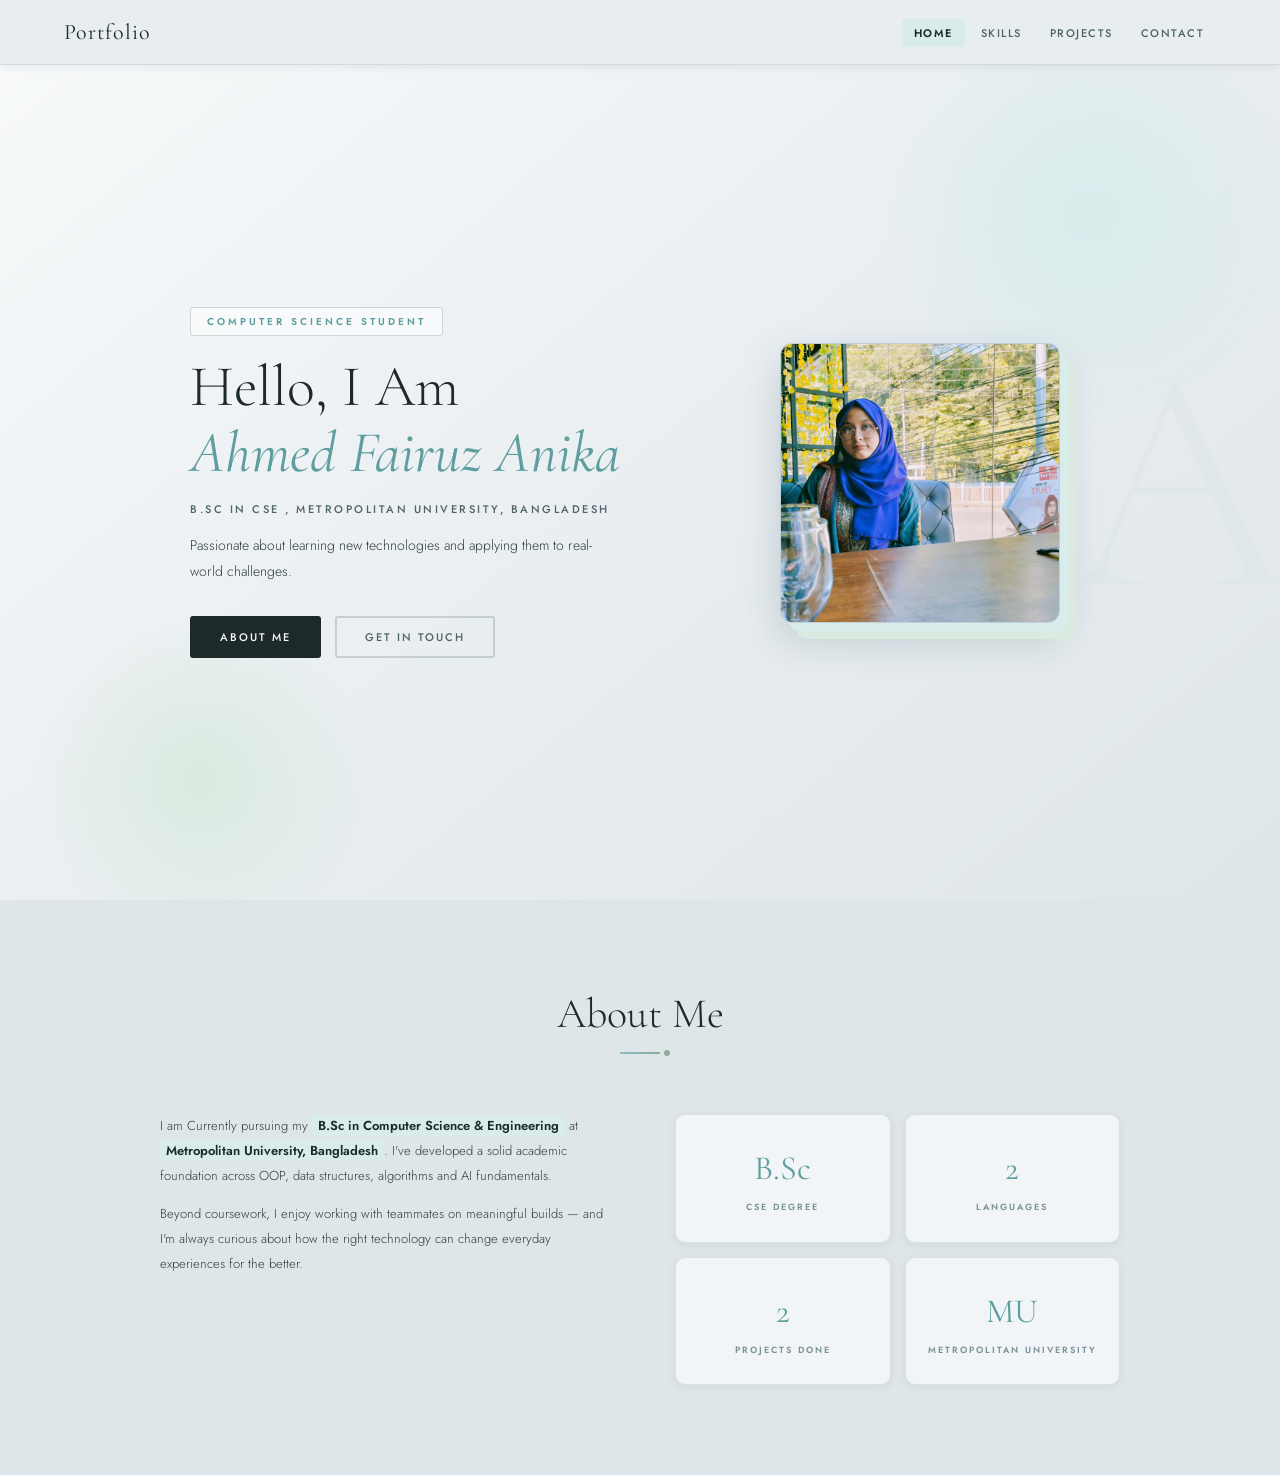
<file: index.html>
<!DOCTYPE html>
<html lang="en">
<head>
    <meta charset="UTF-8">
    <meta name="viewport" content="width=device-width, initial-scale=1.0">
    <title>Ahmed Fairuz Anika | Portfolio</title>
    <link rel="stylesheet" href="style.css">
    <link rel="stylesheet" href="https://cdnjs.cloudflare.com/ajax/libs/font-awesome/6.4.0/css/all.min.css">
</head>
<body>

    <nav>
        <div class="logo">Portfolio</div>
        <ul>
            <li><a href="index.html" class="active">Home</a></li>
            <li><a href="skills.html">Skills</a></li>
            <li><a href="projects.html">Projects</a></li>
            <li><a href="contact.html">Contact</a></li>
        </ul>
    </nav>

    <section class="home">
        <div class="home-bg-letter">A</div>
        <div class="home_p">
            <div class="home_t">
                <div class="home_tag">Computer Science Student</div>
                <h1>Hello, I Am
                    <span class="name-block">Ahmed Fairuz Anika</span>
                </h1>
                <div class="subtitle">B.Sc in CSE ,  Metropolitan University, Bangladesh</div>
                <p>Passionate about learning new technologies and applying them to real-world challenges.</p>
                <a href="#about-section" class="btn">About Me</a>
                <a href="contact.html" class="btn btn-outline">Get In Touch</a>
            </div>
            <div class="home_img">
                <img src="portfolio.jpg" alt="Ahmed Fairuz Anika">
            </div>
        </div>
    </section>

    <section class="section section-alt" id="about-section">
        <div class="section-header">
             <h2>About Me</h2>
            <div class="divider"></div>
        </div>
        <div class="about-grid">
            <div class="about-text">
                <p>I am Currently pursuing my <strong>B.Sc in Computer Science &amp; Engineering</strong> at <strong>Metropolitan University, Bangladesh</strong>. I've developed a solid academic foundation across OOP, data structures, algorithms and AI fundamentals.</p>
                <p>Beyond coursework, I enjoy working with teammates on meaningful builds — and I'm always curious about how the right technology can change everyday experiences for the better.</p>
            </div>
            <div class="about-stats">
                <div class="stat-box"><span class="num">B.Sc</span><div class="lbl">CSE Degree</div></div>
                <div class="stat-box"><span class="num">2</span><div class="lbl">Languages</div></div>
                <div class="stat-box"><span class="num">2</span><div class="lbl">Projects Done</div></div>
                <div class="stat-box"><span class="num">MU</span><div class="lbl">Metropolitan University</div></div>
            </div>
        </div>
    </section>

</body>
</html>
</file>
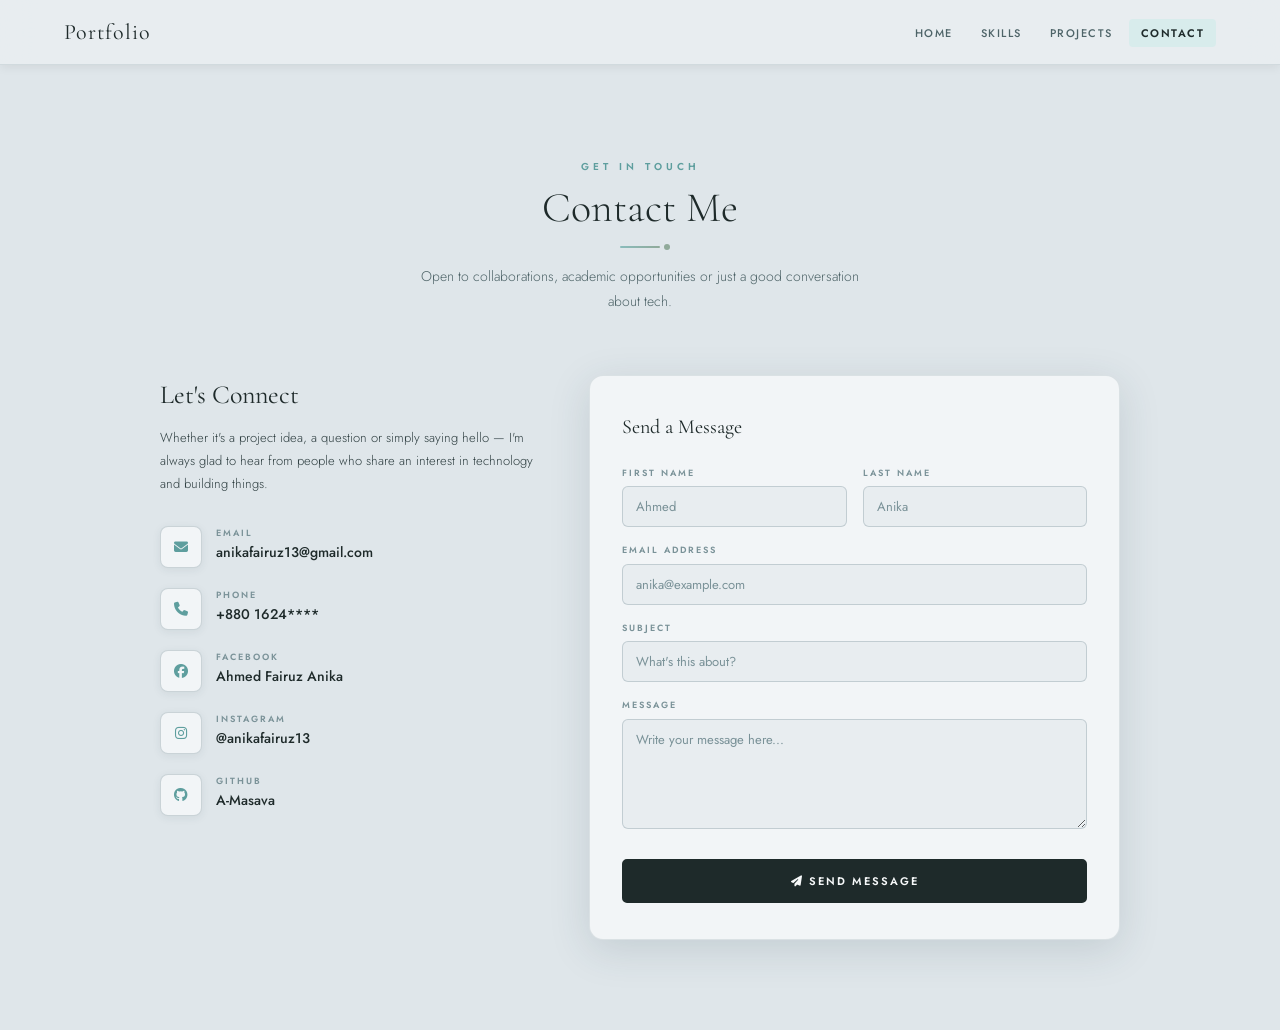
<file: contact.html>
<!DOCTYPE html>
<html lang="en">
<head>
    <meta charset="UTF-8">
    <meta name="viewport" content="width=device-width, initial-scale=1.0">
    <title>Contact | Ahmed Fairuz Anika</title>
    <link rel="stylesheet" href="style.css">
    <link rel="stylesheet" href="https://cdnjs.cloudflare.com/ajax/libs/font-awesome/6.4.0/css/all.min.css">
</head>
<body>

    <nav>
        <div class="logo">Portfolio</div>
        <ul>
            <li><a href="index.html">Home</a></li>
            <li><a href="skills.html">Skills</a></li>
            <li><a href="projects.html">Projects</a></li>
            <li><a href="contact.html" class="active">Contact</a></li>
        </ul>
    </nav>

    <section class="section section-alt">
        <div class="section-header">
            <span class="tag">Get In Touch</span>
            <h2>Contact Me</h2>
            <div class="divider"></div>
            <p class="contact-desc">
                Open to collaborations, academic opportunities or just a good conversation about tech.
            </p>
        </div>

        <div class="contact-wrapper">

            <div class="contact-info">
                <h3>Let's Connect</h3>
                <p class="intro-text">Whether it's a project idea, a question or simply saying hello — I'm always glad to hear from people who share an interest in technology and building things.</p>

                <div class="contact-item">
                    <div class="c-icon"><i class="fa-solid fa-envelope"></i></div>
                    <div class="c-detail">
                        <div class="c-label">Email</div>
                        <div class="c-val"><a href="mailto:anikafairuz13@gmail.com">anikafairuz13@gmail.com</a></div>
                    </div>
                </div>

                <div class="contact-item">
                    <div class="c-icon"><i class="fa-solid fa-phone"></i></div>
                    <div class="c-detail">
                        <div class="c-label">Phone</div>
                        <div class="c-val">+880 1624****</div>
                    </div>
                </div>

                <div class="contact-item">
                    <div class="c-icon"><i class="fab fa-facebook"></i></div>
                    <div class="c-detail">
                        <div class="c-label">Facebook</div>
                        <div class="c-val"><a href="https://www.facebook.com/share/1L8kbjSsyv/" target="_blank">Ahmed Fairuz Anika</a></div>
                    </div>
                </div>

                <div class="contact-item">
                    <div class="c-icon"><i class="fab fa-instagram"></i></div>
                    <div class="c-detail">
                        <div class="c-label">Instagram</div>
                        <div class="c-val"><a href="https://www.instagram.com/anikafairuz13" target="_blank">@anikafairuz13</a></div>
                    </div>
                </div>

                <div class="contact-item">
                    <div class="c-icon"><i class="fab fa-github"></i></div>
                    <div class="c-detail">
                        <div class="c-label">GitHub</div>
                        <div class="c-val"><a href="https://github.com/A-Masava" target="_blank">A-Masava</a></div>
                    </div>
                </div>
            </div>

            <div class="contact-form">
                <h3>Send a Message</h3>
                <div class="form-row">
                    <div class="form-group">
                        <label for="fname">First Name</label>
                        <input type="text" id="fname" placeholder="Ahmed">
                    </div>
                    <div class="form-group">
                        <label for="lname">Last Name</label>
                        <input type="text" id="lname" placeholder="Anika">
                    </div>
                </div>
                <div class="form-group">
                    <label for="email">Email Address</label>
                    <input type="email" id="email" placeholder="anika@example.com">
                </div>
                <div class="form-group">
                    <label for="subject">Subject</label>
                    <input type="text" id="subject" placeholder="What's this about?">
                </div>
                <div class="form-group">
                    <label for="message">Message</label>
                    <textarea id="message" placeholder="Write your message here..."></textarea>
                </div>
                <button type="button" class="form-submit">
                    <i class="fas fa-paper-plane"></i> Send Message
                </button>
            </div>

        </div>
    </section>

</body>
</html>
</file>
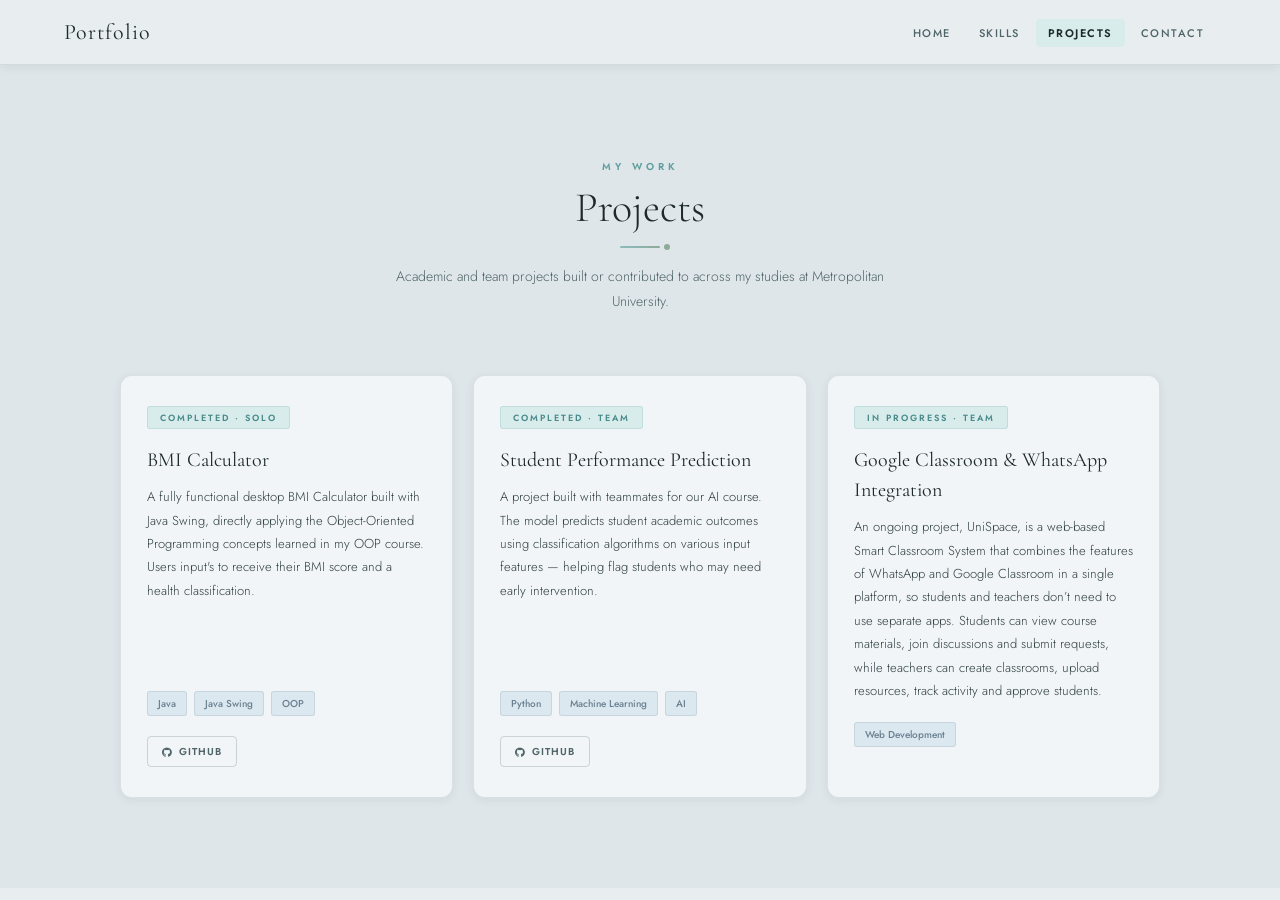
<file: projects.html>
<!DOCTYPE html>
<html lang="en">
<head>
    <meta charset="UTF-8">
    <meta name="viewport" content="width=device-width, initial-scale=1.0">
    <title>Projects </title>
    <link rel="stylesheet" href="style.css">
    <link rel="stylesheet" href="https://cdnjs.cloudflare.com/ajax/libs/font-awesome/6.4.0/css/all.min.css">
</head>
<body>

    <nav>
        <div class="logo">Portfolio</div>
        <ul>
            <li><a href="index.html">Home</a></li>
            <li><a href="skills.html">Skills</a></li>
            <li><a href="projects.html" class="active">Projects</a></li>
            <li><a href="contact.html">Contact</a></li>
        </ul>
    </nav>

    <section class="section section-alt">
        <div class="section-header">
            <span class="tag">My Work</span>
            <h2>Projects</h2>
            <div class="divider"></div>
            <p class="section-desc">
                Academic and team projects built or contributed to across my studies at Metropolitan University.
            </p>
        </div>

        <div class="projects-grid">

            <div class="project-card">
                <span class="project-badge">Completed &middot; Solo</span>
                <h3>BMI Calculator</h3>
                <p>A fully functional desktop BMI Calculator built with Java Swing, directly applying the Object-Oriented Programming concepts learned in my OOP course. Users input's to receive their BMI score and a health classification.</p>
                <div class="project-tech">
                    <span class="tech-tag">Java</span>
                    <span class="tech-tag">Java Swing</span>
                    <span class="tech-tag">OOP</span>
                </div>
                <div class="project-links">
                    <a href="https://github.com/A-Masava/BMI-Calculator1" class="project-link" target="_blank">
                        <i class="fab fa-github"></i> GitHub
                    </a>
                </div>
            </div>

            <div class="project-card">
                <span class="project-badge">Completed &middot; Team</span>
                <h3>Student Performance Prediction</h3>
                <p>A project built with teammates for our AI course. The model predicts student academic outcomes using classification algorithms on various input features — helping flag students who may need early intervention.</p>
                <div class="project-tech">
                    <span class="tech-tag">Python</span>
                    <span class="tech-tag">Machine Learning</span>
                    <span class="tech-tag">AI</span>
                   
                </div>
                <div class="project-links">
                    <a href="https://github.com/sps9997/ai_predictor" class="project-link" target="_blank">
                        <i class="fab fa-github"></i> GitHub
                    </a>
                </div>
            </div>

            <div class="project-card">
                <span class="project-badge">In Progress &middot; Team</span>
                <h3>Google Classroom &amp; WhatsApp Integration</h3>
                <p>An ongoing project, UniSpace, is a web-based Smart Classroom System that combines the features of WhatsApp and Google Classroom in a single platform, so students and teachers don’t need to use separate apps. Students can view course materials, join discussions and submit requests, while teachers can create classrooms, upload resources, track activity and approve students.</p>
                <div class="project-tech">
                    <span class="tech-tag">Web Development</span>
                </div>
            </div>

        </div>

       
    </section>

</body>
</html>
</file>
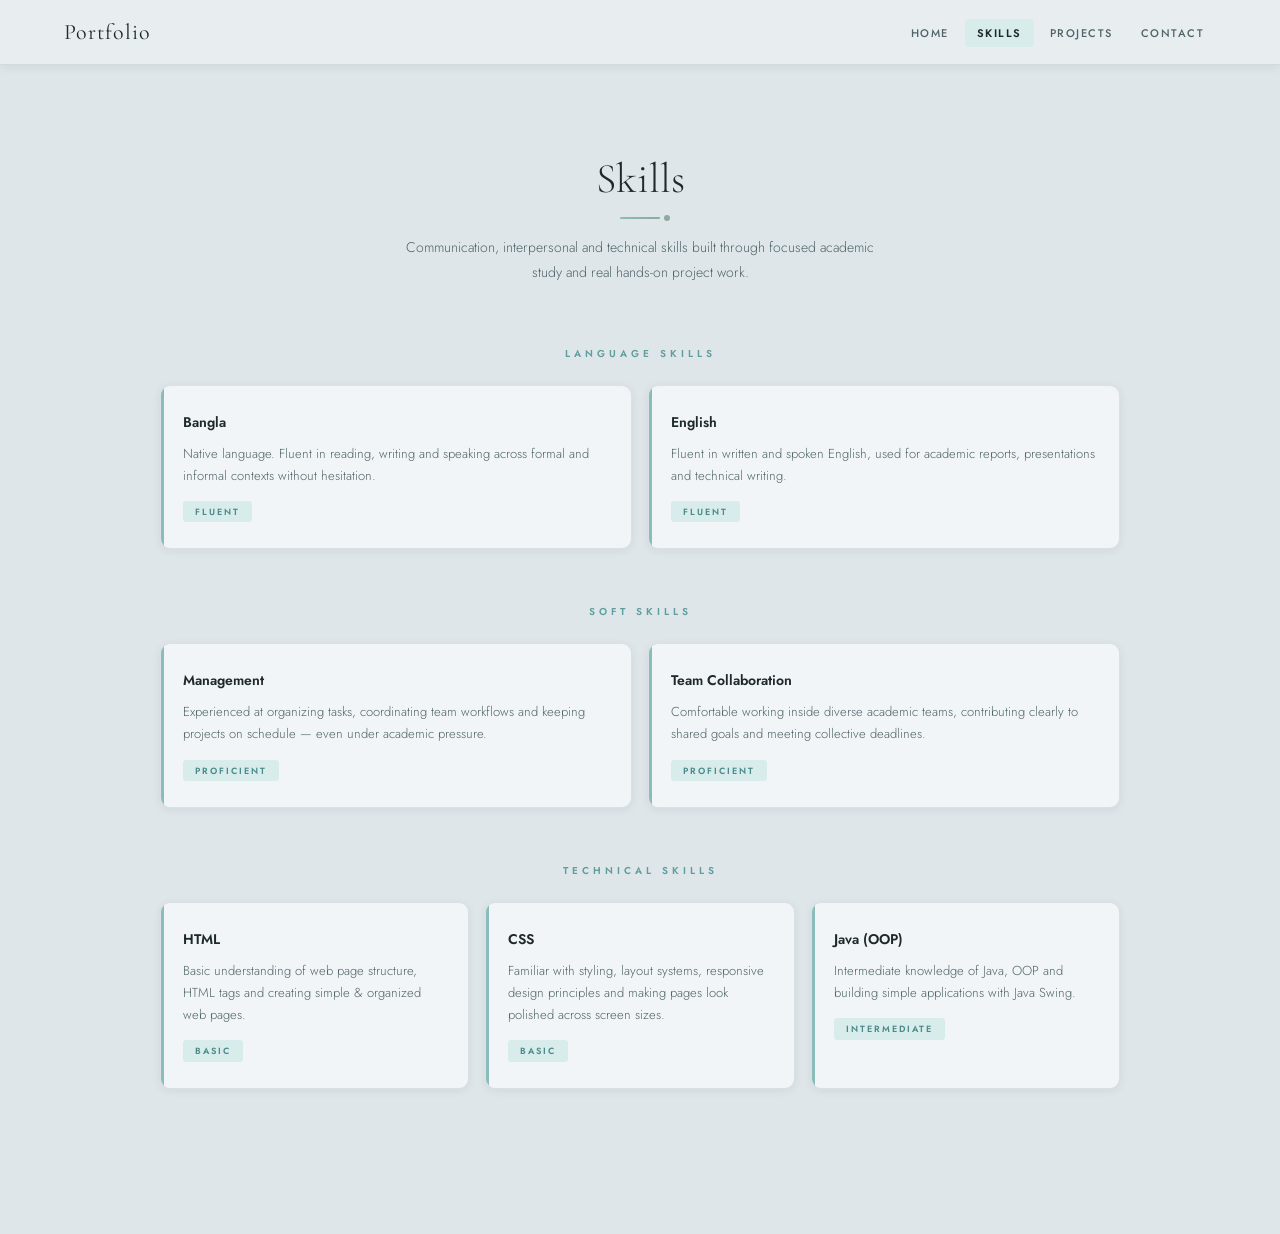
<file: skills.html>
<!DOCTYPE html>
<html lang="en">
<head>
    <meta charset="UTF-8">
    <meta name="viewport" content="width=device-width, initial-scale=1.0">
    <title>Skills | Ahmed Fairuz Anika</title>
    <link rel="stylesheet" href="style.css">
    <link rel="stylesheet" href="https://cdnjs.cloudflare.com/ajax/libs/font-awesome/6.4.0/css/all.min.css">
</head>
<body>

    <nav>
        <div class="logo">Portfolio</div>
        <ul>
            <li><a href="index.html">Home</a></li>
            <li><a href="skills.html" class="active">Skills</a></li>
            <li><a href="projects.html">Projects</a></li>
            <li><a href="contact.html">Contact</a></li>
        </ul>
    </nav>

    <section class="section section-alt">
        <div class="section-header">
            <h2>Skills</h2>
            <div class="divider"></div>
            <p class="section-desc">
                Communication, interpersonal and technical skills built through focused academic study and real hands-on project work.
            </p>
        </div>

        <div class="skills-block">
            <p class="category-label">Language Skills</p>
            <div class="skills-grid">
                <div class="skill-card">
                    <h3>Bangla</h3>
                    <p>Native language. Fluent in reading, writing and speaking across formal and informal contexts without hesitation.</p>
                    <span class="skill-level">Fluent</span>
                </div>
                <div class="skill-card">
                    <h3>English</h3>
                    <p>Fluent in written and spoken English, used for academic reports, presentations and technical writing.</p>
                    <span class="skill-level">Fluent</span>
                </div>
            </div>
        </div>

        <div class="skills-block">
            <p class="category-label">Soft Skills</p>
            <div class="skills-grid">
                <div class="skill-card">
                    <h3>Management</h3>
                    <p>Experienced at organizing tasks, coordinating team workflows and keeping projects on schedule — even under academic pressure.</p>
                    <span class="skill-level">Proficient</span>
                </div>
                <div class="skill-card">
                    <h3>Team Collaboration</h3>
                    <p>Comfortable working inside diverse academic teams, contributing clearly to shared goals and meeting collective deadlines.</p>
                    <span class="skill-level">Proficient</span>
                </div>
            </div>
        </div>

        <div class="skills-block">
            <p class="category-label">Technical Skills</p>
            <div class="skills-grid">
                <div class="skill-card">
                    <h3>HTML</h3>
                    <p>Basic understanding of web page structure, HTML tags and creating simple & organized web pages.</p>
                    <span class="skill-level">Basic</span>
                </div>
                <div class="skill-card">
                    <h3>CSS</h3>
                    <p>Familiar with styling, layout systems, responsive design principles and making pages look polished across screen sizes.</p>
                    <span class="skill-level">Basic</span>
                </div>
                <div class="skill-card">
                    <h3>Java (OOP)</h3>
                    <p>Intermediate knowledge of Java, OOP and building simple applications with Java Swing.</p>
                    <span class="skill-level">Intermediate</span>
                </div>
            </div>
        </div>
    </section>

</body>
</html>
</file>
<file: style.css>
@import url('https://fonts.googleapis.com/css2?family=Cormorant+Garamond:ital,wght@0,300;0,400;0,600;1,300;1,400&family=Jost:wght@300;400;500;600&display=swap');

* {
    margin: 0;
    padding: 0;
    box-sizing: border-box;
}

:root {
    --bg: #e8edf0;
    --bg2: #dfe6ea;
    --surface: #f2f5f7;
    --surface2: #f7f9fa;
    --primary: #5e9e9e;
    --primary-dark: #4a8a8a;
    --primary-light: #8abcbc;
    --primary-bg: #d8ecec;
    --hover-bg: #b4d4d4;
    --slate: #6a8090;
    --slate-light: #c0d0da;
    --slate-pale: #dce8f0;
    --green-bg: #daeae0;
    --text-main: #1e2a2a;
    --text-dark: #2e3e40;
    --text-gray: #4e6468;
    --text-light: #7a9298;
    --border: rgba(80, 110, 120, 0.15);
    --border-dark: rgba(80, 110, 120, 0.25);
}

html {
    scroll-behavior: smooth;
    font-size: 14px;
}

body {
    background-color: var(--bg);
    color: var(--text-main);
    font-family: 'Jost', sans-serif;
    line-height: 1.5;
    overflow-x: hidden;
}

/* NAV */
nav {
    background: rgba(232, 237, 240, 0.92);
    backdrop-filter: blur(16px);
    padding: 0 5%;
    display: flex;
    justify-content: space-between;
    align-items: center;
    border-bottom: 1px solid var(--border);
    position: sticky;
    top: 0;
    z-index: 100;
    height: 65px;
    box-shadow: 0 2px 10px rgba(0,0,0,0.07);
}

.logo {
    font-family: 'Cormorant Garamond', serif;
    font-size: 22px;
    font-weight: 400;
    color: var(--text-main);
    letter-spacing: 1px;
}

.logo span {
    color: var(--primary);
    font-style: italic;
}

nav ul {
    list-style: none;
    display: flex;
    gap: 4px;
}

nav a {
    text-decoration: none;
    color: var(--text-gray);
    font-size: 11px;
    font-weight: 500;
    letter-spacing: 1.5px;
    text-transform: uppercase;
    padding: 6px 12px;
    border-radius: 4px;
    transition: all 0.2s;
}

nav a:hover {
    color: var(--text-main);
    background: var(--bg2);
}

nav a.active {
    color: var(--text-main);
    background: var(--primary-bg);
    font-weight: 600;
}

/* HOME */
.home {
    min-height: calc(100vh - 65px);
    display: flex;
    align-items: center;
    padding: 60px 6%;
    position: relative;
    overflow: hidden;
    background: linear-gradient(140deg, var(--surface2) 0%, var(--bg) 55%, var(--bg2) 100%);
}

.home::before {
    content: '';
    position: absolute;
    top: -100px;
    right: -60px;
    width: 500px;
    height: 500px;
    background: radial-gradient(circle, var(--primary-bg) 0%, transparent 60%);
    pointer-events: none;
}

.home::after {
    content: '';
    position: absolute;
    bottom: -80px;
    left: 0;
    width: 400px;
    height: 400px;
    background: radial-gradient(circle, var(--green-bg) 0%, transparent 60%);
    pointer-events: none;
}

.home-bg-letter {
    position: absolute;
    right: -10px;
    top: 50%;
    transform: translateY(-50%);
    font-family: 'Cormorant Garamond', serif;
    font-size: 320px;
    font-weight: 300;
    color: var(--bg2);
    opacity: 0.6;
    pointer-events: none;
    line-height: 1;
    user-select: none;
}

.home_p {
    width: 100%;
    display: flex;
    justify-content: flex-start;
    align-items: center;
    gap: 50px;
    position: relative;
    z-index: 1;
    max-width: 900px;
    margin: 0 auto;
}

.home_t {
    max-width: 540px;
    flex: 1;
    min-width: 0;
}

.home_tag {
    display: inline-block;
    font-size: 10px;
    letter-spacing: 3px;
    text-transform: uppercase;
    color: var(--primary);
    border: 1px solid var(--border-dark);
    background: rgba(255, 255, 255, 0.5);
    padding: 6px 16px;
    border-radius: 3px;
    margin-bottom: 20px;
    font-weight: 600;
}

.home_t h1 {
    font-family: 'Cormorant Garamond', serif;
    font-size: 58px;
    line-height: 1.08;
    color: var(--text-main);
    margin-bottom: 8px;
    font-weight: 300;
}

.home_t h1 .name-block {
    display: block;
    color: var(--primary);
    font-style: italic;
    font-weight: 400;
    margin-top: 4px;
}

.home_t .subtitle {
    font-size: 11px;
    color: var(--text-gray);
    font-weight: 500;
    letter-spacing: 2.5px;
    text-transform: uppercase;
    margin-top: 16px;
    margin-bottom: 16px;
}

.home_t p {
    color: var(--text-dark);
    font-size: 14px;
    max-width: 420px;
    margin-bottom: 32px;
    line-height: 1.8;
    font-weight: 300;
}

.btn {
    display: inline-block;
    padding: 11px 28px;
    background: var(--text-main);
    color: #f7f9fa;
    font-weight: 500;
    font-size: 11px;
    text-decoration: none;
    border-radius: 3px;
    transition: all 0.2s;
    border: 2px solid var(--text-main);
    letter-spacing: 2px;
    text-transform: uppercase;
    font-family: inherit;
}

.btn:hover {
    background: var(--primary-dark);
    border-color: var(--primary-dark);
    transform: translateY(-2px);
    box-shadow: 0 6px 20px rgba(40, 70, 80, 0.18);
}

.btn-outline {
    background: transparent;
    color: var(--text-gray);
    border: 2px solid var(--border-dark);
    margin-left: 10px;
}

.btn-outline:hover {
    border-color: #96aab8;
    color: var(--text-main);
    background: var(--slate-pale);
    transform: translateY(-2px);
}

.home_img {
    width: 280px;
    height: 280px;
    border-radius: 12px;
    overflow: hidden;
    border: 1px solid var(--slate-light);
    box-shadow: 8px 8px 0 var(--primary-bg), 16px 16px 0 var(--green-bg), 0 15px 40px rgba(40,70,80,0.2);
    flex-shrink: 0;
    position: relative;
    z-index: 1;
    background: var(--bg2);
}

.home_img img {
    width: 100%;
    height: 100%;
    display: block;
    object-fit: cover;
}

/* SECTIONS */
.section {
    padding: 90px 6%;
}

.section-alt {
    background-color: var(--bg2);
}

.section-header {
    text-align: center;
    margin-bottom: 60px;
}

.section-header .tag {
    display: inline-block;
    font-size: 10px;
    letter-spacing: 4px;
    text-transform: uppercase;
    color: var(--primary);
    margin-bottom: 10px;
    font-weight: 600;
}

.section-header h2 {
    font-family: 'Cormorant Garamond', serif;
    font-size: 42px;
    font-weight: 300;
    color: var(--text-main);
    line-height: 1.15;
}

.divider {
    width: 40px;
    height: 2px;
    background: linear-gradient(90deg, var(--primary-light), #90aa9a);
    margin: 14px auto 0;
    border-radius: 2px;
    position: relative;
}

.divider::after {
    content: '';
    position: absolute;
    right: -10px;
    top: 50%;
    transform: translateY(-50%);
    width: 6px;
    height: 6px;
    background: #90aa9a;
    border-radius: 50%;
}

.section-desc {
    color: var(--text-gray);
    margin-top: 16px;
    font-size: 14px;
    max-width: 500px;
    margin-left: auto;
    margin-right: auto;
    line-height: 1.8;
    text-align: center;
    font-weight: 300;
}

/* ABOUT */
.about-grid {
    display: grid;
    grid-template-columns: 1fr 1fr;
    gap: 70px;
    align-items: start;
    max-width: 960px;
    margin: 0 auto;
}

.about-text .lead {
    font-family: 'Cormorant Garamond', serif;
    font-size: 20px;
    font-weight: 400;
    color: var(--text-main);
    margin-bottom: 16px;
    line-height: 1.6;
    font-style: italic;
}

.about-text p {
    color: var(--text-dark);
    margin-bottom: 14px;
    font-size: 13px;
    line-height: 1.9;
    font-weight: 300;
}

.about-text p strong {
    color: var(--text-main);
    font-weight: 600;
    background: var(--primary-bg);
    padding: 1px 6px;
    border-radius: 3px;
}

.about-stats {
    display: grid;
    grid-template-columns: 1fr 1fr;
    gap: 14px;
}

.stat-box {
    background: var(--surface);
    border: 1px solid var(--border);
    border-radius: 10px;
    padding: 28px 20px;
    text-align: center;
    transition: all 0.25s;
    box-shadow: 0 2px 8px rgba(40,70,80,0.08);
}

.stat-box:hover {
    border-color: var(--hover-bg);
    transform: translateY(-4px);
    box-shadow: 0 6px 20px rgba(40,70,80,0.13);
    background: var(--primary-bg);
}

.stat-box .num {
    font-family: 'Cormorant Garamond', serif;
    font-size: 34px;
    font-weight: 400;
    color: var(--primary);
    display: block;
}

.stat-box .lbl {
    font-size: 9px;
    color: var(--text-light);
    letter-spacing: 2px;
    margin-top: 6px;
    text-transform: uppercase;
    font-weight: 600;
}

/* SKILLS */
.skills-grid {
    display: grid;
    grid-template-columns: repeat(auto-fit, minmax(260px, 1fr));
    gap: 16px;
    max-width: 960px;
    margin: 0 auto;
}

.skill-card {
    background: var(--surface);
    border: 1px solid var(--border);
    border-radius: 10px;
    padding: 26px 22px;
    transition: all 0.25s;
    position: relative;
    overflow: hidden;
    box-shadow: 0 2px 8px rgba(40,70,80,0.08);
}

.skill-card::before {
    content: '';
    position: absolute;
    left: 0;
    top: 0;
    bottom: 0;
    width: 3px;
    background: var(--primary-light);
    border-radius: 3px 0 0 3px;
}

.skill-card:hover {
    border-color: var(--hover-bg);
    transform: translateY(-4px);
    box-shadow: 0 8px 24px rgba(40,70,80,0.14);
}

.skill-card h3 {
    font-size: 14px;
    font-weight: 600;
    color: var(--text-main);
    margin-bottom: 10px;
}

.skill-card p {
    font-size: 13px;
    color: var(--text-gray);
    line-height: 1.7;
    font-weight: 300;
}

.skill-level {
    display: inline-block;
    margin-top: 14px;
    font-size: 9px;
    letter-spacing: 2px;
    text-transform: uppercase;
    color: var(--primary-dark);
    background: var(--primary-bg);
    padding: 4px 12px;
    border-radius: 3px;
    font-weight: 600;
}

.skills-block {
    margin-bottom: 55px;
}

.category-label {
    font-size: 10px;
    font-weight: 600;
    letter-spacing: 4px;
    text-transform: uppercase;
    color: var(--primary);
    text-align: center;
    margin-bottom: 24px;
}

/* PROJECTS */
.projects-grid {
    display: grid;
    grid-template-columns: repeat(auto-fit, minmax(300px, 1fr));
    gap: 20px;
    max-width: 1040px;
    margin: 0 auto;
}

.project-card {
    background: var(--surface);
    border: 1px solid var(--border);
    border-radius: 12px;
    padding: 30px 26px;
    transition: all 0.25s;
    display: flex;
    flex-direction: column;
    box-shadow: 0 2px 8px rgba(40,70,80,0.08);
}

.project-card:hover {
    border-color: var(--primary-light);
    border-top: 3px solid var(--primary);
    transform: translateY(-5px);
    box-shadow: 0 12px 40px rgba(40,70,80,0.18);
}

.project-badge {
    display: inline-block;
    font-size: 9px;
    letter-spacing: 2px;
    text-transform: uppercase;
    color: var(--primary-dark);
    background: var(--primary-bg);
    border: 1px solid rgba(90, 158, 158, 0.2);
    padding: 4px 12px;
    border-radius: 3px;
    margin-bottom: 16px;
    align-self: flex-start;
    font-weight: 600;
}

.project-card h3 {
    font-family: 'Cormorant Garamond', serif;
    font-size: 20px;
    font-weight: 400;
    color: var(--text-main);
    margin-bottom: 10px;
}

.project-card p {
    font-size: 13px;
    color: var(--text-dark);
    flex: 1;
    margin-bottom: 20px;
    line-height: 1.8;
    font-weight: 300;
}

.project-tech {
    display: flex;
    flex-wrap: wrap;
    gap: 7px;
    margin-bottom: 20px;
}

.tech-tag {
    font-size: 10px;
    padding: 4px 10px;
    background: var(--slate-pale);
    border: 1px solid var(--border);
    border-radius: 3px;
    color: var(--slate);
    font-weight: 500;
}

.project-links {
    display: flex;
    gap: 10px;
    flex-wrap: wrap;
}

.project-link {
    display: inline-flex;
    align-items: center;
    gap: 6px;
    font-size: 10px;
    font-weight: 600;
    text-decoration: none;
    color: var(--text-gray);
    border: 1px solid var(--border-dark);
    padding: 7px 14px;
    border-radius: 4px;
    transition: all 0.2s;
    cursor: pointer;
    background: none;
    font-family: inherit;
    letter-spacing: 1px;
    text-transform: uppercase;
}

.project-link:hover {
    background: var(--primary-bg);
    color: var(--text-main);
    border-color: var(--hover-bg);
}

.github-reveal {
    margin-top: 12px;
    background: var(--primary-bg);
    border: 1px solid rgba(90, 158, 158, 0.2);
    border-radius: 8px;
    padding: 14px 16px;
    display: none;
    animation: fadeSlide 0.2s ease;
}

.github-reveal.open {
    display: block;
}

@keyframes fadeSlide {
    from { opacity: 0; transform: translateY(-5px); }
    to   { opacity: 1; transform: translateY(0); }
}

.github-reveal a {
    color: var(--primary-dark);
    font-size: 13px;
    text-decoration: none;
    word-break: break-all;
    font-weight: 600;
}

.github-reveal a:hover {
    color: var(--text-main);
    text-decoration: underline;
}

.github-reveal .gh-note {
    font-size: 12px;
    color: var(--text-light);
    margin-top: 6px;
}

.projects-note {
    text-align: center;
    margin-top: 40px;
    color: var(--text-light);
    font-size: 12px;
    font-weight: 500;
}

.projects-note i {
    margin-right: 6px;
    color: var(--primary-light);
}

/* CONTACT */
.contact-wrapper {
    display: grid;
    grid-template-columns: 1fr 1.4fr;
    gap: 50px;
    max-width: 960px;
    margin: 0 auto;
    align-items: start;
}

.contact-info h3 {
    font-family: 'Cormorant Garamond', serif;
    font-size: 26px;
    font-weight: 400;
    color: var(--text-main);
    margin-bottom: 12px;
}

.contact-info .intro-text {
    color: var(--text-dark);
    font-size: 13px;
    margin-bottom: 30px;
    line-height: 1.8;
    font-weight: 300;
}

.contact-item {
    display: flex;
    align-items: flex-start;
    gap: 14px;
    margin-bottom: 20px;
}

.c-icon {
    width: 42px;
    height: 42px;
    background: var(--surface);
    border: 1px solid var(--border-dark);
    border-radius: 8px;
    display: flex;
    align-items: center;
    justify-content: center;
    color: var(--primary);
    font-size: 14px;
    flex-shrink: 0;
    transition: all 0.2s;
    box-shadow: 0 2px 8px rgba(40,70,80,0.08);
}

.contact-item:hover .c-icon {
    background: var(--primary-bg);
    color: var(--text-main);
    border-color: var(--primary-light);
    transform: rotate(-6deg) scale(1.08);
}

.c-detail .c-label {
    font-size: 9px;
    letter-spacing: 2px;
    text-transform: uppercase;
    color: var(--text-light);
    margin-bottom: 3px;
    font-weight: 600;
}

.c-detail .c-val {
    font-size: 14px;
    color: var(--text-main);
    font-weight: 500;
}

.c-detail .c-val a {
    color: var(--text-main);
    text-decoration: none;
    transition: color 0.2s;
}

.c-detail .c-val a:hover {
    color: var(--primary);
    text-decoration: underline;
}

.contact-desc {
    color: var(--text-gray);
    margin-top: 16px;
    font-size: 14px;
    max-width: 460px;
    margin-left: auto;
    margin-right: auto;
    line-height: 1.8;
    text-align: center;
    font-weight: 300;
}

/* FORM */
.contact-form {
    background: var(--surface);
    border: 1px solid var(--border);
    border-radius: 14px;
    padding: 36px 32px;
    box-shadow: 0 10px 40px rgba(40,70,80,0.15);
}

.contact-form h3 {
    font-family: 'Cormorant Garamond', serif;
    font-size: 20px;
    font-weight: 400;
    color: var(--text-main);
    margin-bottom: 24px;
}

.form-group {
    margin-bottom: 16px;
}

.form-row {
    display: grid;
    grid-template-columns: 1fr 1fr;
    gap: 16px;
}

.form-group label {
    display: block;
    font-size: 9px;
    letter-spacing: 2px;
    text-transform: uppercase;
    color: var(--text-light);
    margin-bottom: 7px;
    font-weight: 600;
    font-family: inherit;
}

.form-group input,
.form-group textarea {
    width: 100%;
    background: var(--bg);
    border: 1px solid var(--border-dark);
    border-radius: 6px;
    padding: 10px 13px;
    color: var(--text-main);
    font-family: inherit;
    font-size: 13px;
    transition: border-color 0.2s, box-shadow 0.2s;
    outline: none;
}

.form-group input:focus,
.form-group textarea:focus {
    border-color: var(--primary);
    box-shadow: 0 0 0 3px rgba(94, 158, 158, 0.12);
    background: var(--surface2);
}

.form-group textarea {
    resize: vertical;
    min-height: 110px;
}

.form-group input::placeholder,
.form-group textarea::placeholder {
    color: var(--text-light);
}

.form-submit {
    width: 100%;
    padding: 12px;
    background: var(--text-main);
    color: #f7f9fa;
    border: 2px solid var(--text-main);
    border-radius: 5px;
    font-family: inherit;
    font-size: 11px;
    font-weight: 600;
    cursor: pointer;
    transition: all 0.2s;
    letter-spacing: 2px;
    margin-top: 8px;
    text-transform: uppercase;
}

.form-submit:hover {
    background: var(--primary-dark);
    border-color: var(--primary-dark);
    transform: translateY(-2px);
    box-shadow: 0 6px 20px rgba(40,70,80,0.15);
}

#form-success {
    display: none;
    color: var(--primary-dark);
    border: 1px solid rgba(94, 158, 158, 0.3);
    background: var(--primary-bg);
    border-radius: 6px;
    padding: 10px;
    margin-top: 14px;
    text-align: center;
    font-size: 13px;
    font-weight: 600;
}

/* RESPONSIVE */
@media (max-width: 1100px) {
    .home_t h1 { font-size: 50px; }
    .home_img  { width: 255px; height: 255px; }
    .home_p    { gap: 36px; }
}

@media (max-width: 900px) {
    .about-grid      { grid-template-columns: 1fr; gap: 45px; }
    .contact-wrapper { grid-template-columns: 1fr; }
    .home_t h1       { font-size: 46px; }
    .home_img        { width: 235px; height: 235px; }
    .home_p          { gap: 28px; }
}

@media (max-width: 768px) {
    .home_p            { flex-direction: column-reverse; gap: 30px; text-align: center; flex-wrap: wrap; }
    .home_t            { max-width: 100%; }
    .home_t p          { margin: 0 auto 26px; }
    .home_img          { width: 200px; height: 200px; }
    .home_t h1         { font-size: 44px; }
    .section           { padding: 65px 5%; }
    .section-header h2 { font-size: 34px; }
    .about-stats       { grid-template-columns: 1fr 1fr; }
    .form-row          { grid-template-columns: 1fr; }
    nav ul             { gap: 2px; }
    nav a              { padding: 5px 10px; font-size: 10px; }
    .btn-outline       { margin-left: 0; margin-top: 10px; }
}

@media (max-width: 480px) {
    .home_t h1      { font-size: 36px; }
    .home_img       { width: 175px; height: 175px; }
    .logo           { font-size: 18px; }
    .projects-grid  { grid-template-columns: 1fr; }
    .skills-grid    { grid-template-columns: 1fr; }
    .contact-form   { padding: 22px 16px; }
    nav             { padding: 0 4%; }
    .home           { padding: 44px 4%; }
    .section        { padding: 55px 4%; }
    .home-bg-letter { font-size: 220px; }
}
</file>
